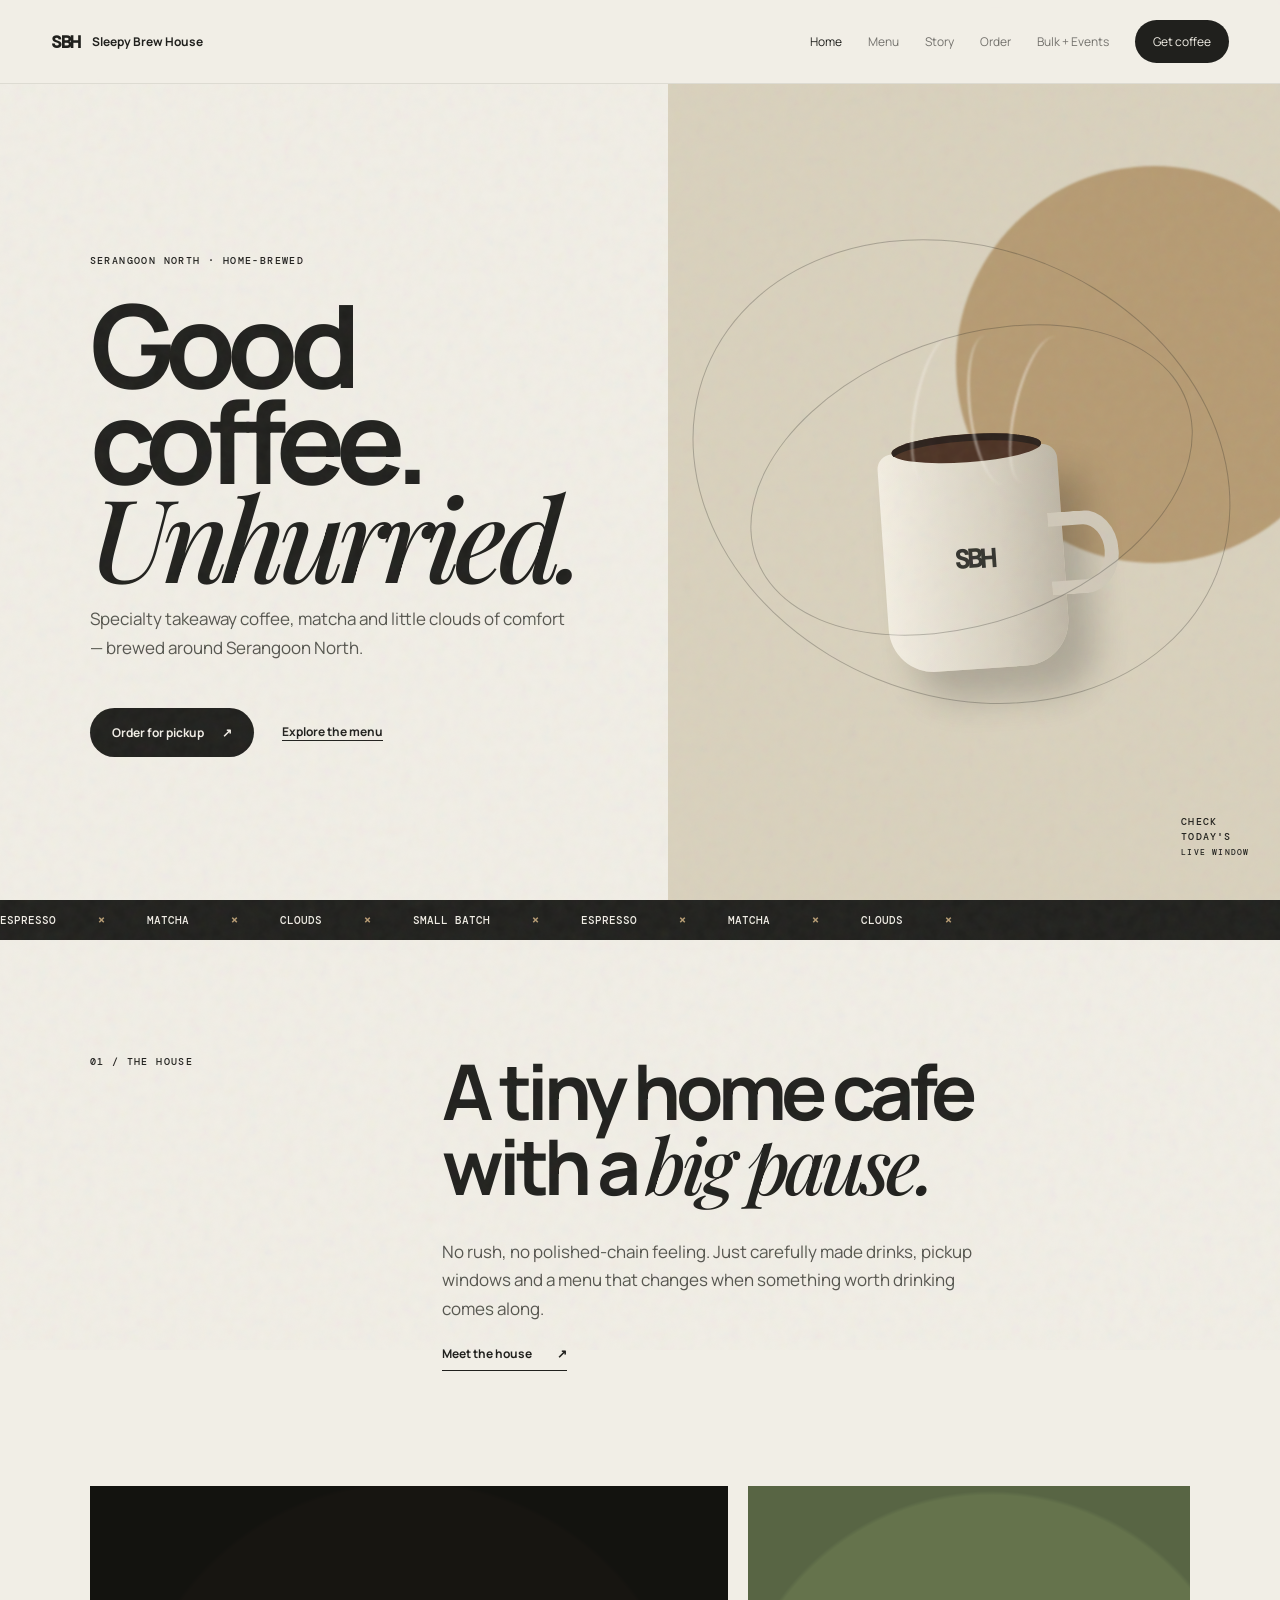
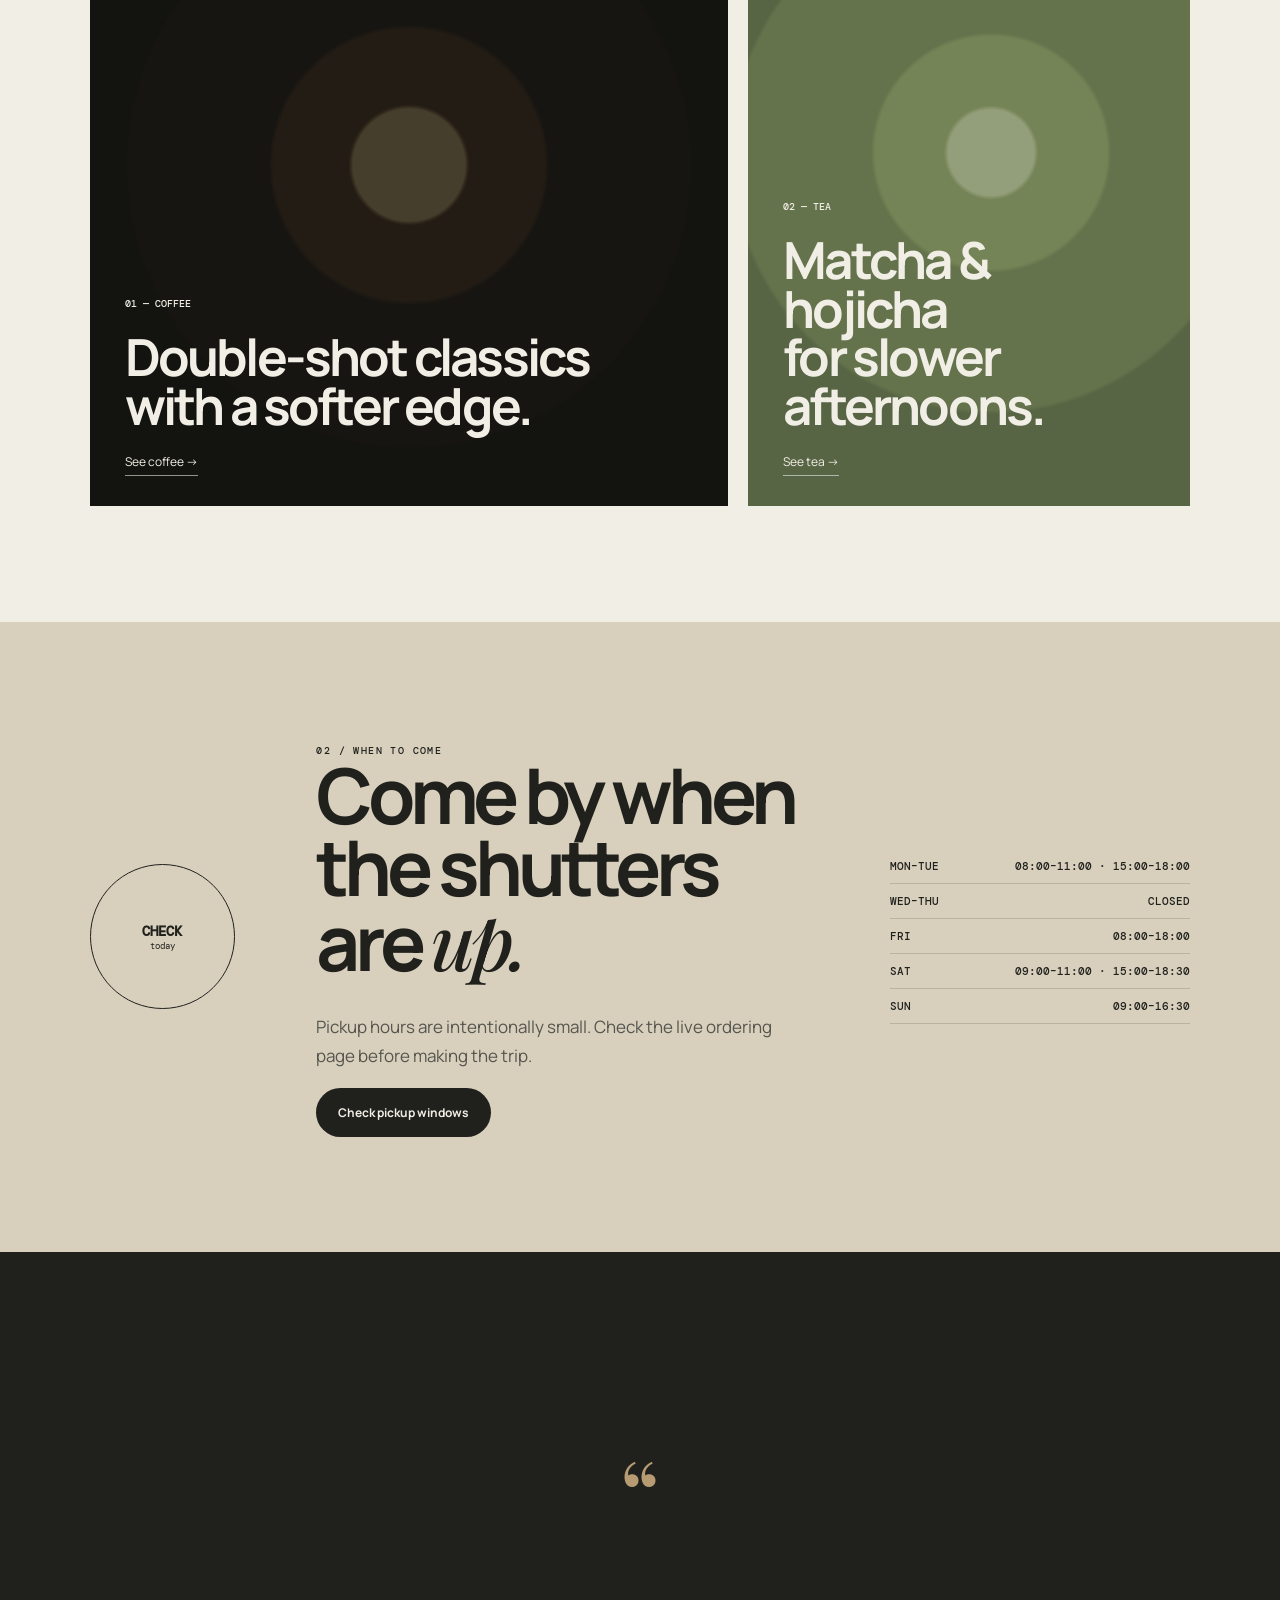
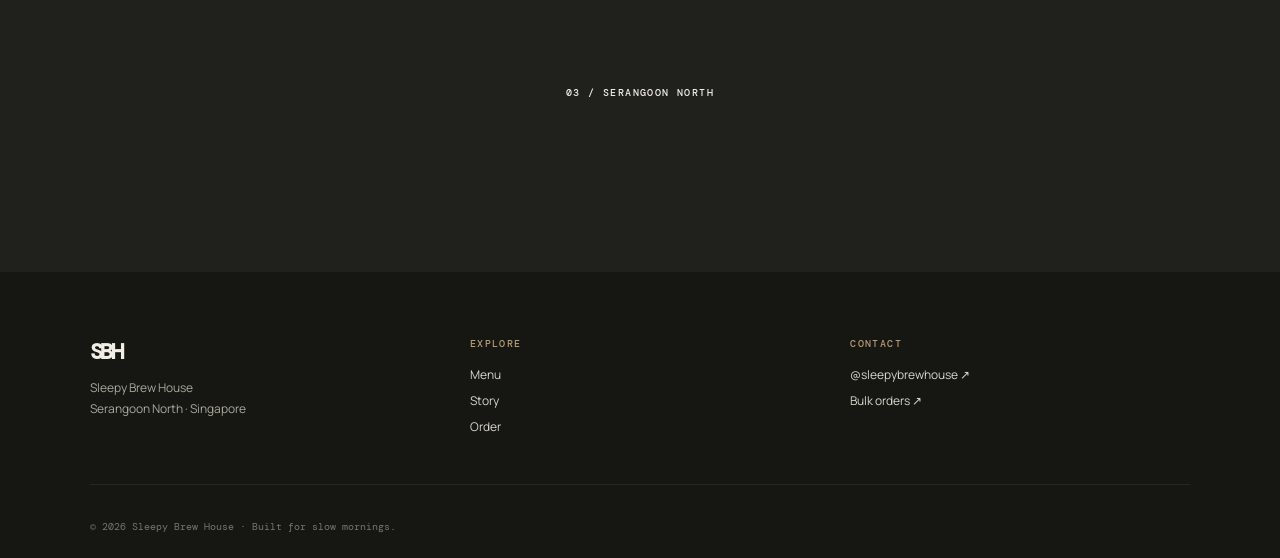
<file: index.html>
<!doctype html>
<html lang="en"><head><meta charset="utf-8"><meta name="viewport" content="width=device-width,initial-scale=1"><meta name="description" content="Sleepy Brew House — specialty coffee and matcha in Serangoon North."><title>Sleepy Brew House — Slow coffee, sharp mornings.</title><link rel="preconnect" href="https://fonts.googleapis.com"><link rel="preconnect" href="https://fonts.gstatic.com" crossorigin><link href="https://fonts.googleapis.com/css2?family=DM+Mono:wght@400;500&family=Manrope:wght@400;500;600;700;800&family=Playfair+Display:wght@500;600&display=swap" rel="stylesheet"><link rel="stylesheet" href="css/style.css"></head>
<body><div class="loader"><div class="loader-mark">SBH</div><span>brewing the quiet</span></div><div class="grain"></div><header class="nav"><a class="brand" href="index.html"><b>SBH</b><span>Sleepy Brew House</span></a><button class="menu-toggle" aria-label="Open menu">☰</button><nav><a class="active" href="index.html">Home</a><a href="menu.html">Menu</a><a href="story.html">Story</a><a href="order.html">Order</a><a href="bulk.html">Bulk + Events</a><a class="nav-cta" href="order.html">Get coffee</a></nav></header>
<main>
<section class="hero"><div class="hero-copy"><p class="eyebrow reveal">SERANGOON NORTH · HOME-BREWED</p><h1 class="reveal">Good coffee.<br><em>Unhurried.</em></h1><p class="hero-text reveal">Specialty takeaway coffee, matcha and little clouds of comfort — brewed around Serangoon North.</p><div class="hero-actions reveal"><a class="btn btn-dark" href="order.html">Order for pickup <span>↗</span></a><a class="text-link" href="menu.html">Explore the menu</a></div></div><div class="hero-art"><div class="sun"></div><div class="cup-scene"><div class="cup-shadow"></div><div class="cup"><i></i><span>SBH</span></div><div class="steam s1"></div><div class="steam s2"></div><div class="steam s3"></div></div><div class="orbit o1"></div><div class="orbit o2"></div><div class="hero-note">CHECK<br>TODAY'S<br><small>LIVE WINDOW</small></div></div></section>
<section class="ticker"><div>ESPRESSO <b>×</b> MATCHA <b>×</b> CLOUDS <b>×</b> SMALL BATCH <b>×</b> ESPRESSO <b>×</b> MATCHA <b>×</b> CLOUDS <b>×</b></div></section>
<section class="intro section"><div class="section-kicker">01 / THE HOUSE</div><div><h2 class="reveal">A tiny home cafe<br>with a <em>big pause.</em></h2><p class="lead reveal">No rush, no polished-chain feeling. Just carefully made drinks, pickup windows and a menu that changes when something worth drinking comes along.</p><a class="arrow-link reveal" href="story.html">Meet the house <span>↗</span></a></div></section>
<section class="feature-grid section"><article class="feature coffee reveal"><div class="feature-img"></div><div class="feature-content"><span>01 — COFFEE</span><h3>Double-shot classics<br>with a softer edge.</h3><a href="menu.html#coffee">See coffee →</a></div></article><article class="feature matcha reveal"><div class="feature-img"></div><div class="feature-content"><span>02 — TEA</span><h3>Matcha & hojicha<br>for slower afternoons.</h3><a href="menu.html#tea">See tea →</a></div></article></section>
<section class="status section"><div class="status-ring">CHECK<br><small>today</small></div><div><span class="section-kicker">02 / WHEN TO COME</span><h2 class="reveal">Come by when<br>the shutters are <em>up.</em></h2><p class="lead reveal">Pickup hours are intentionally small. Check the live ordering page before making the trip.</p><a class="btn btn-dark reveal" href="order.html">Check pickup windows</a></div><div class="hours"><p>MON–TUE <b>08:00–11:00 · 15:00–18:00</b></p><p>WED–THU <b>CLOSED</b></p><p>FRI <b>08:00–18:00</b></p><p>SAT <b>09:00–11:00 · 15:00–18:30</b></p><p>SUN <b>09:00–16:30</b></p></div></section>
<section class="quote section"><div class="quote-mark">“</div><blockquote class="reveal">The kind of coffee you<br>make a <em>habit</em> of.</blockquote><span class="section-kicker">03 / SERANGOON NORTH</span></section>
</main><footer><div><b>SBH</b><p>Sleepy Brew House<br>Serangoon North · Singapore</p></div><div><span>EXPLORE</span><a href="menu.html">Menu</a><a href="story.html">Story</a><a href="order.html">Order</a></div><div><span>CONTACT</span><a href="https://www.instagram.com/sleepybrewhouse/" target="_blank" rel="noreferrer">@sleepybrewhouse ↗</a><a href="bulk.html">Bulk orders ↗</a></div><small>© 2026 Sleepy Brew House · Built for slow mornings.</small></footer><script src="js/app.js"></script></body></html>
</file>
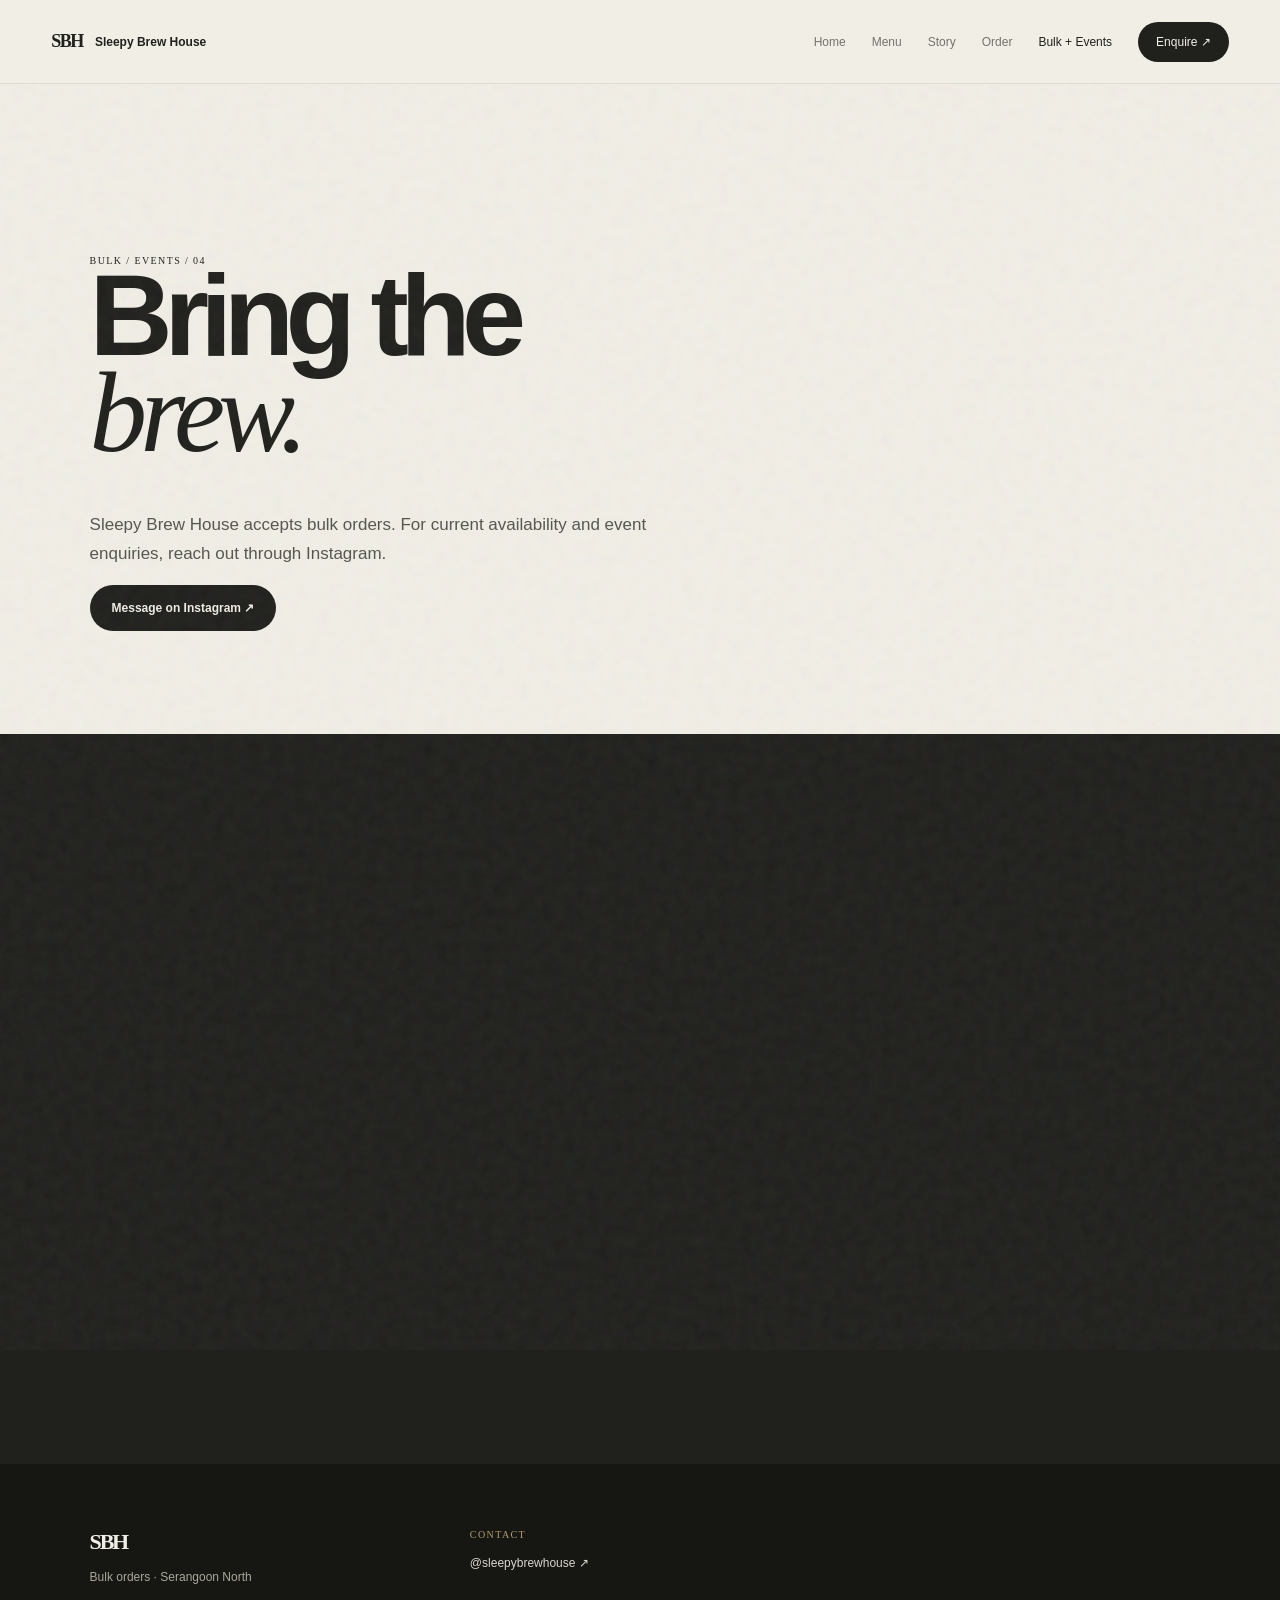
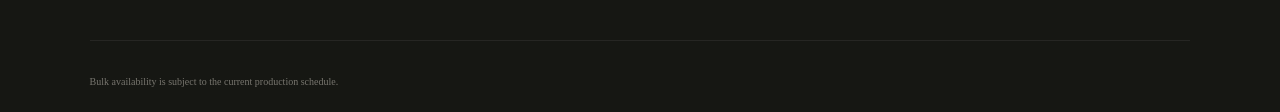
<file: bulk.html>
<!doctype html><html lang="en"><head><meta charset="utf-8"><meta name="viewport" content="width=device-width,initial-scale=1"><title>Bulk + Events — Sleepy Brew House</title><link rel="stylesheet" href="css/style.css"></head><body class="subpage"><div class="grain"></div><header class="nav"><a class="brand" href="index.html"><b>SBH</b><span>Sleepy Brew House</span></a><button class="menu-toggle">☰</button><nav><a href="index.html">Home</a><a href="menu.html">Menu</a><a href="story.html">Story</a><a href="order.html">Order</a><a class="active" href="bulk.html">Bulk + Events</a><a class="nav-cta" href="https://www.instagram.com/sleepybrewhouse/" target="_blank">Enquire ↗</a></nav></header><main><section class="page-hero"><span class="section-kicker">BULK / EVENTS / 04</span><h1 class="reveal">Bring the<br><em>brew.</em></h1><p class="lead reveal">Sleepy Brew House accepts bulk orders. For current availability and event enquiries, reach out through Instagram.</p><a class="btn btn-dark reveal" href="https://www.instagram.com/sleepybrewhouse/" target="_blank">Message on Instagram ↗</a></section><section class="event-grid section"><article class="reveal"><span>OFFICE</span><h2>Morning<br>drop.</h2><p>Coffee and tea for small team mornings, meetings and desk-side resets.</p></article><article class="reveal"><span>EVENTS</span><h2>Small<br>gatherings.</h2><p>Build a simple drinks run for a gathering. Availability depends on the current production schedule.</p></article><article class="reveal"><span>COLLAB</span><h2>Good<br>neighbours.</h2><p>Occasional bake collaborations and seasonal drops can be paired with your order.</p></article></section></main><footer><div><b>SBH</b><p>Bulk orders · Serangoon North</p></div><div><span>CONTACT</span><a href="https://www.instagram.com/sleepybrewhouse/" target="_blank">@sleepybrewhouse ↗</a></div><small>Bulk availability is subject to the current production schedule.</small></footer><script src="js/app.js"></script></body></html>
</file>
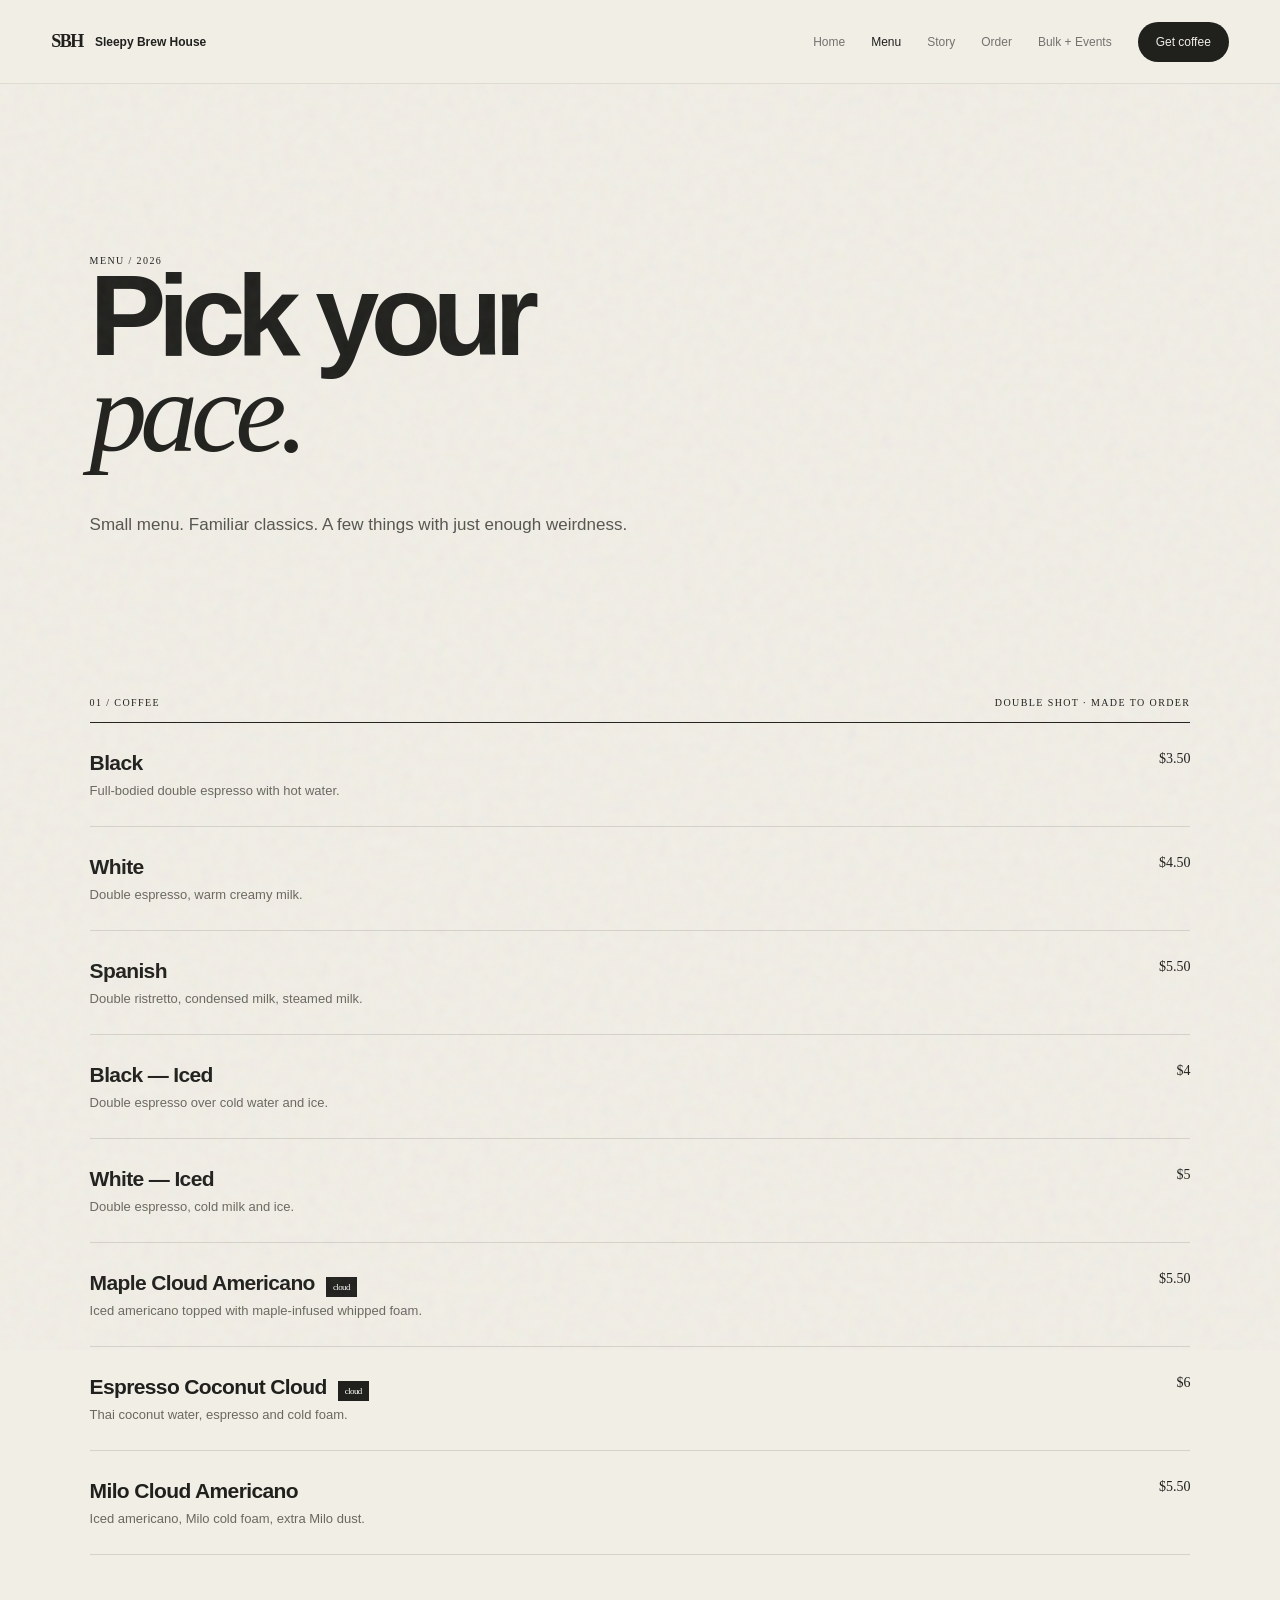
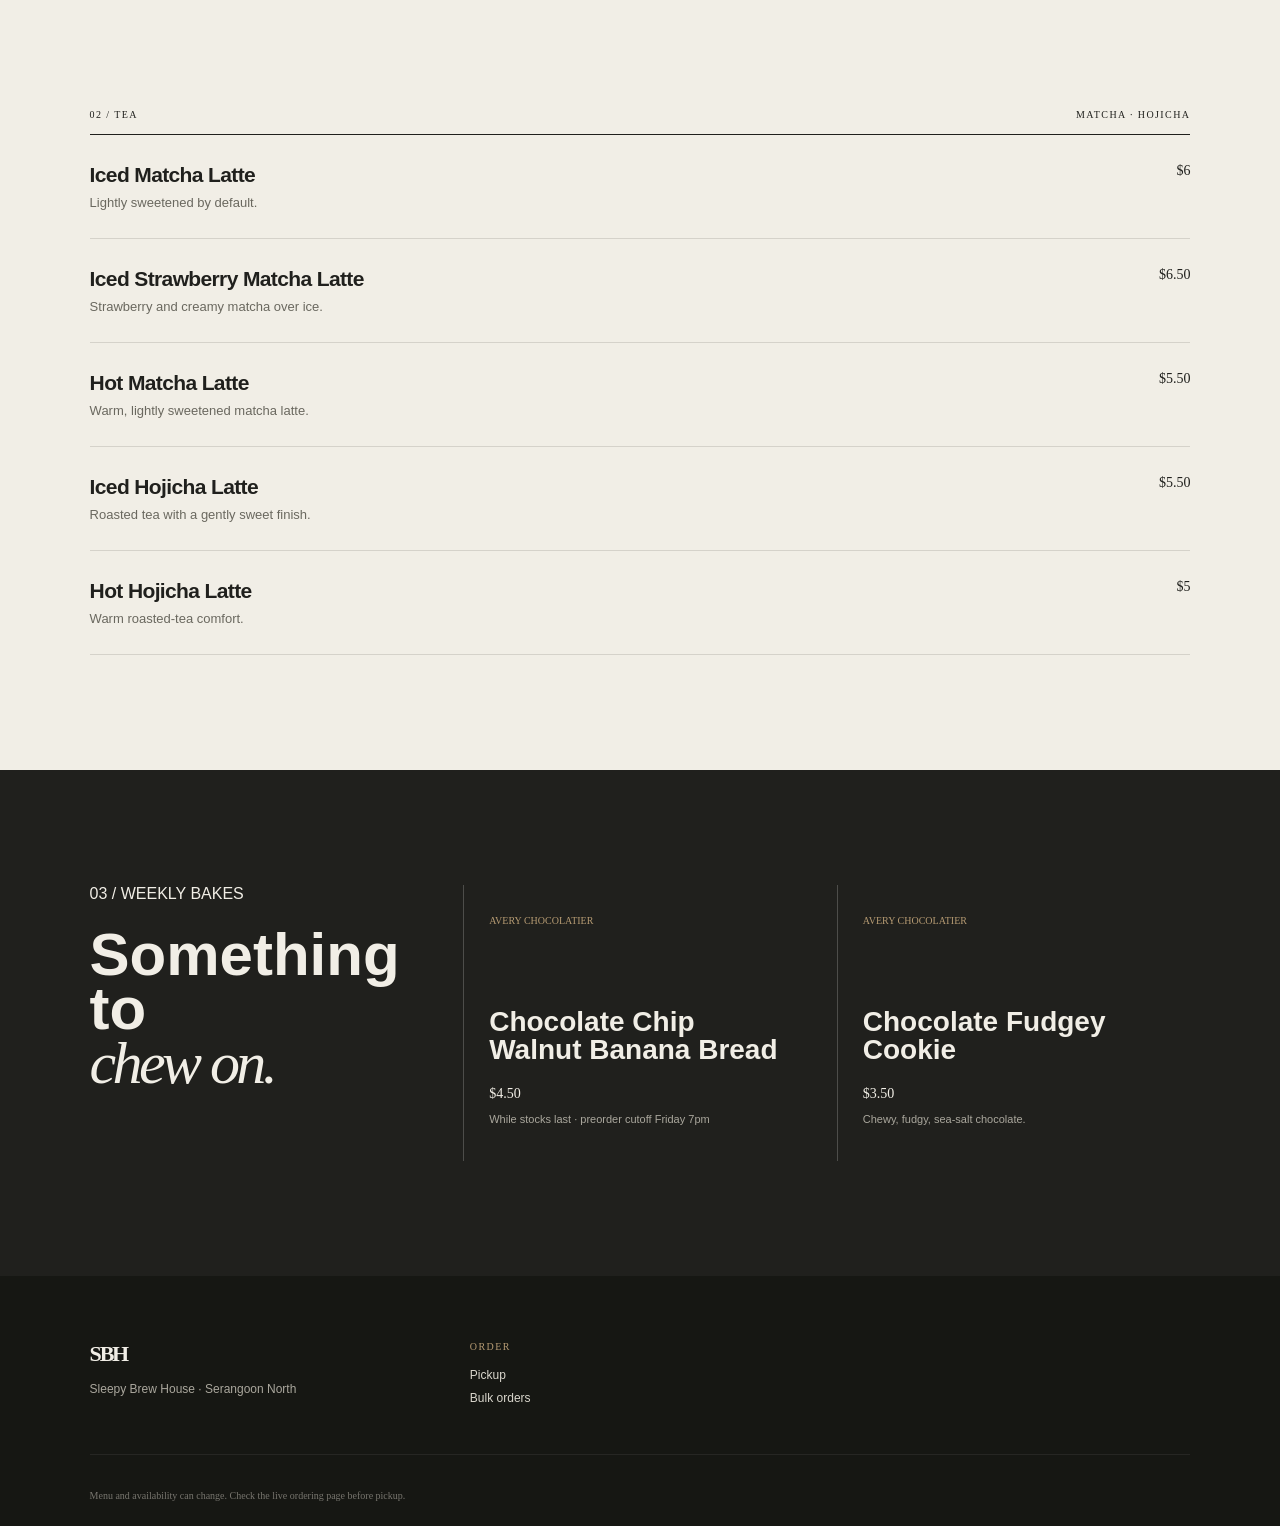
<file: menu.html>
<!doctype html><html lang="en"><head><meta charset="utf-8"><meta name="viewport" content="width=device-width,initial-scale=1"><title>Menu — Sleepy Brew House</title><link rel="stylesheet" href="css/style.css"></head><body class="subpage"><div class="grain"></div><header class="nav"><a class="brand" href="index.html"><b>SBH</b><span>Sleepy Brew House</span></a><button class="menu-toggle">☰</button><nav><a href="index.html">Home</a><a class="active" href="menu.html">Menu</a><a href="story.html">Story</a><a href="order.html">Order</a><a href="bulk.html">Bulk + Events</a><a class="nav-cta" href="order.html">Get coffee</a></nav></header><main><section class="page-hero"><span class="section-kicker">MENU / 2026</span><h1 class="reveal">Pick your<br><em>pace.</em></h1><p class="lead reveal">Small menu. Familiar classics. A few things with just enough weirdness.</p></section><div class="menu-wrap section" id="coffee"><div class="menu-head"><span>01 / COFFEE</span><small>DOUBLE SHOT · MADE TO ORDER</small></div><div class="items"><article><div><h3>Black</h3><p>Full-bodied double espresso with hot water.</p></div><strong>$3.50</strong></article><article><div><h3>White</h3><p>Double espresso, warm creamy milk.</p></div><strong>$4.50</strong></article><article><div><h3>Spanish</h3><p>Double ristretto, condensed milk, steamed milk.</p></div><strong>$5.50</strong></article><article><div><h3>Black — Iced</h3><p>Double espresso over cold water and ice.</p></div><strong>$4</strong></article><article><div><h3>White — Iced</h3><p>Double espresso, cold milk and ice.</p></div><strong>$5</strong></article><article class="special"><div><h3>Maple Cloud Americano <i>cloud</i></h3><p>Iced americano topped with maple-infused whipped foam.</p></div><strong>$5.50</strong></article><article class="special"><div><h3>Espresso Coconut Cloud <i>cloud</i></h3><p>Thai coconut water, espresso and cold foam.</p></div><strong>$6</strong></article><article><div><h3>Milo Cloud Americano</h3><p>Iced americano, Milo cold foam, extra Milo dust.</p></div><strong>$5.50</strong></article></div></div><div class="menu-wrap section" id="tea"><div class="menu-head"><span>02 / TEA</span><small>MATCHA · HOJICHA</small></div><div class="items"><article><div><h3>Iced Matcha Latte</h3><p>Lightly sweetened by default.</p></div><strong>$6</strong></article><article><div><h3>Iced Strawberry Matcha Latte</h3><p>Strawberry and creamy matcha over ice.</p></div><strong>$6.50</strong></article><article><div><h3>Hot Matcha Latte</h3><p>Warm, lightly sweetened matcha latte.</p></div><strong>$5.50</strong></article><article><div><h3>Iced Hojicha Latte</h3><p>Roasted tea with a gently sweet finish.</p></div><strong>$5.50</strong></article><article><div><h3>Hot Hojicha Latte</h3><p>Warm roasted-tea comfort.</p></div><strong>$5</strong></article></div></div><div class="bakes section"><div><span>03 / WEEKLY BAKES</span><h2>Something to<br><em>chew on.</em></h2></div><div class="bake-card"><span>AVERY CHOCOLATIER</span><h3>Chocolate Chip Walnut Banana Bread</h3><strong>$4.50</strong><p>While stocks last · preorder cutoff Friday 7pm</p></div><div class="bake-card"><span>AVERY CHOCOLATIER</span><h3>Chocolate Fudgey Cookie</h3><strong>$3.50</strong><p>Chewy, fudgy, sea-salt chocolate.</p></div></div></main><footer> <div><b>SBH</b><p>Sleepy Brew House · Serangoon North</p></div><div><span>ORDER</span><a href="order.html">Pickup</a><a href="bulk.html">Bulk orders</a></div><small>Menu and availability can change. Check the live ordering page before pickup.</small></footer><script src="js/app.js"></script></body></html>
</file>
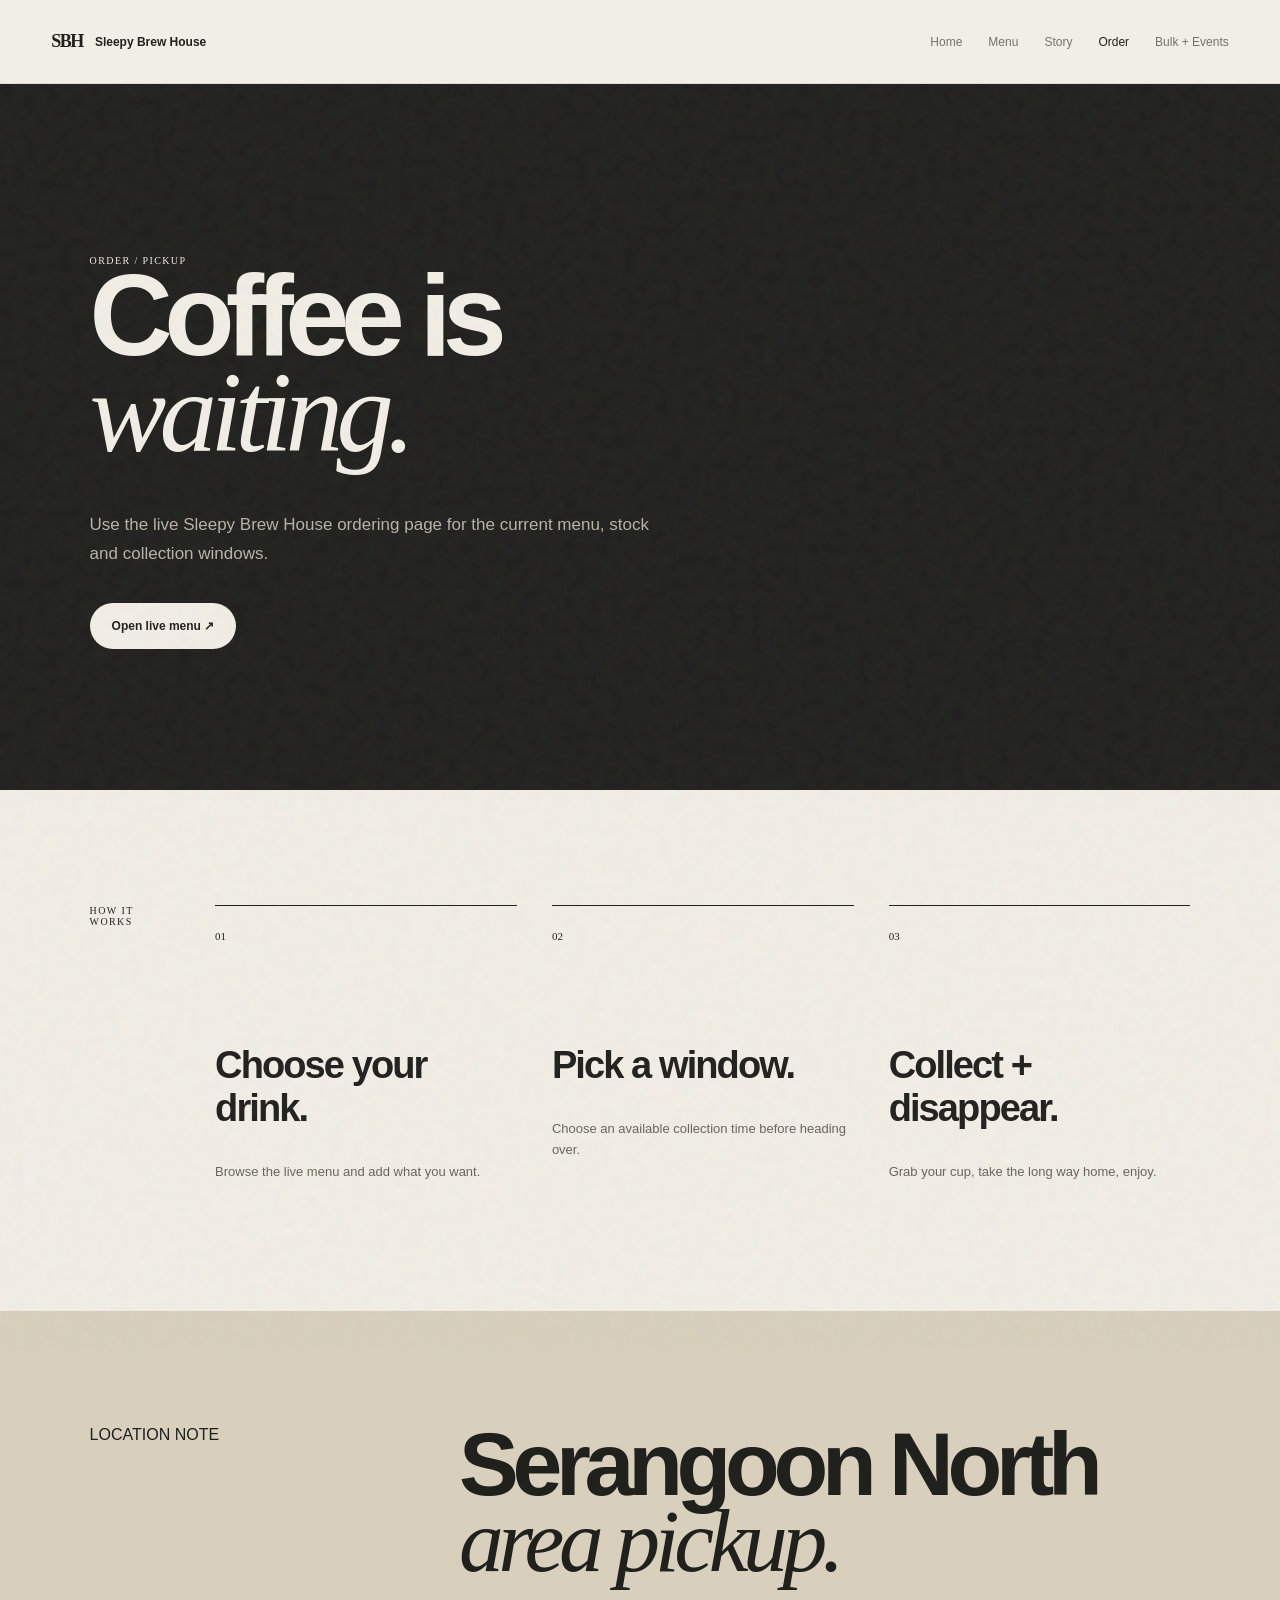
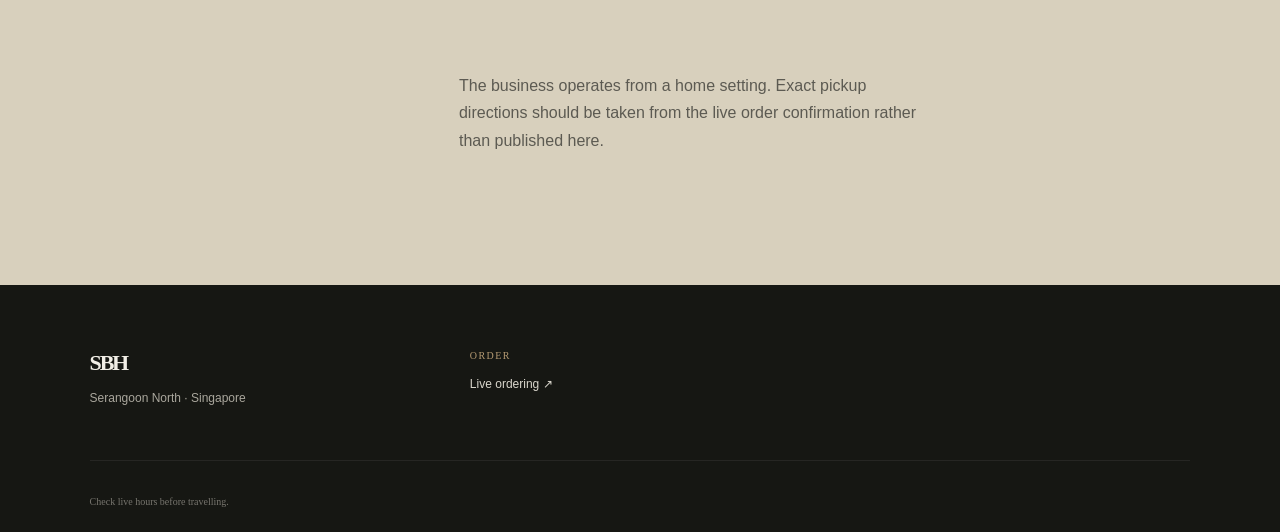
<file: order.html>
<!doctype html><html lang="en"><head><meta charset="utf-8"><meta name="viewport" content="width=device-width,initial-scale=1"><title>Order — Sleepy Brew House</title><link rel="stylesheet" href="css/style.css"></head><body class="subpage order-page"><div class="grain"></div><header class="nav"><a class="brand" href="index.html"><b>SBH</b><span>Sleepy Brew House</span></a><button class="menu-toggle">☰</button><nav><a href="index.html">Home</a><a href="menu.html">Menu</a><a href="story.html">Story</a><a class="active" href="order.html">Order</a><a href="bulk.html">Bulk + Events</a></nav></header><main><section class="order-hero"><span class="section-kicker">ORDER / PICKUP</span><h1 class="reveal">Coffee is<br><em>waiting.</em></h1><p class="lead reveal">Use the live Sleepy Brew House ordering page for the current menu, stock and collection windows.</p><a class="btn btn-light reveal" href="https://tabaous.com/sleepybrewhouse" target="_blank" rel="noreferrer">Open live menu ↗</a></section><section class="steps section"><div class="section-kicker">HOW IT WORKS</div><div class="step reveal"><b>01</b><h2>Choose your drink.</h2><p>Browse the live menu and add what you want.</p></div><div class="step reveal"><b>02</b><h2>Pick a window.</h2><p>Choose an available collection time before heading over.</p></div><div class="step reveal"><b>03</b><h2>Collect + disappear.</h2><p>Grab your cup, take the long way home, enjoy.</p></div></section><section class="notice section"><span>LOCATION NOTE</span><h2>Serangoon North<br><em>area pickup.</em></h2><p>The business operates from a home setting. Exact pickup directions should be taken from the live order confirmation rather than published here.</p></section></main><footer><div><b>SBH</b><p>Serangoon North · Singapore</p></div><div><span>ORDER</span><a href="https://tabaous.com/sleepybrewhouse" target="_blank">Live ordering ↗</a></div><small>Check live hours before travelling.</small></footer><script src="js/app.js"></script></body></html>
</file>
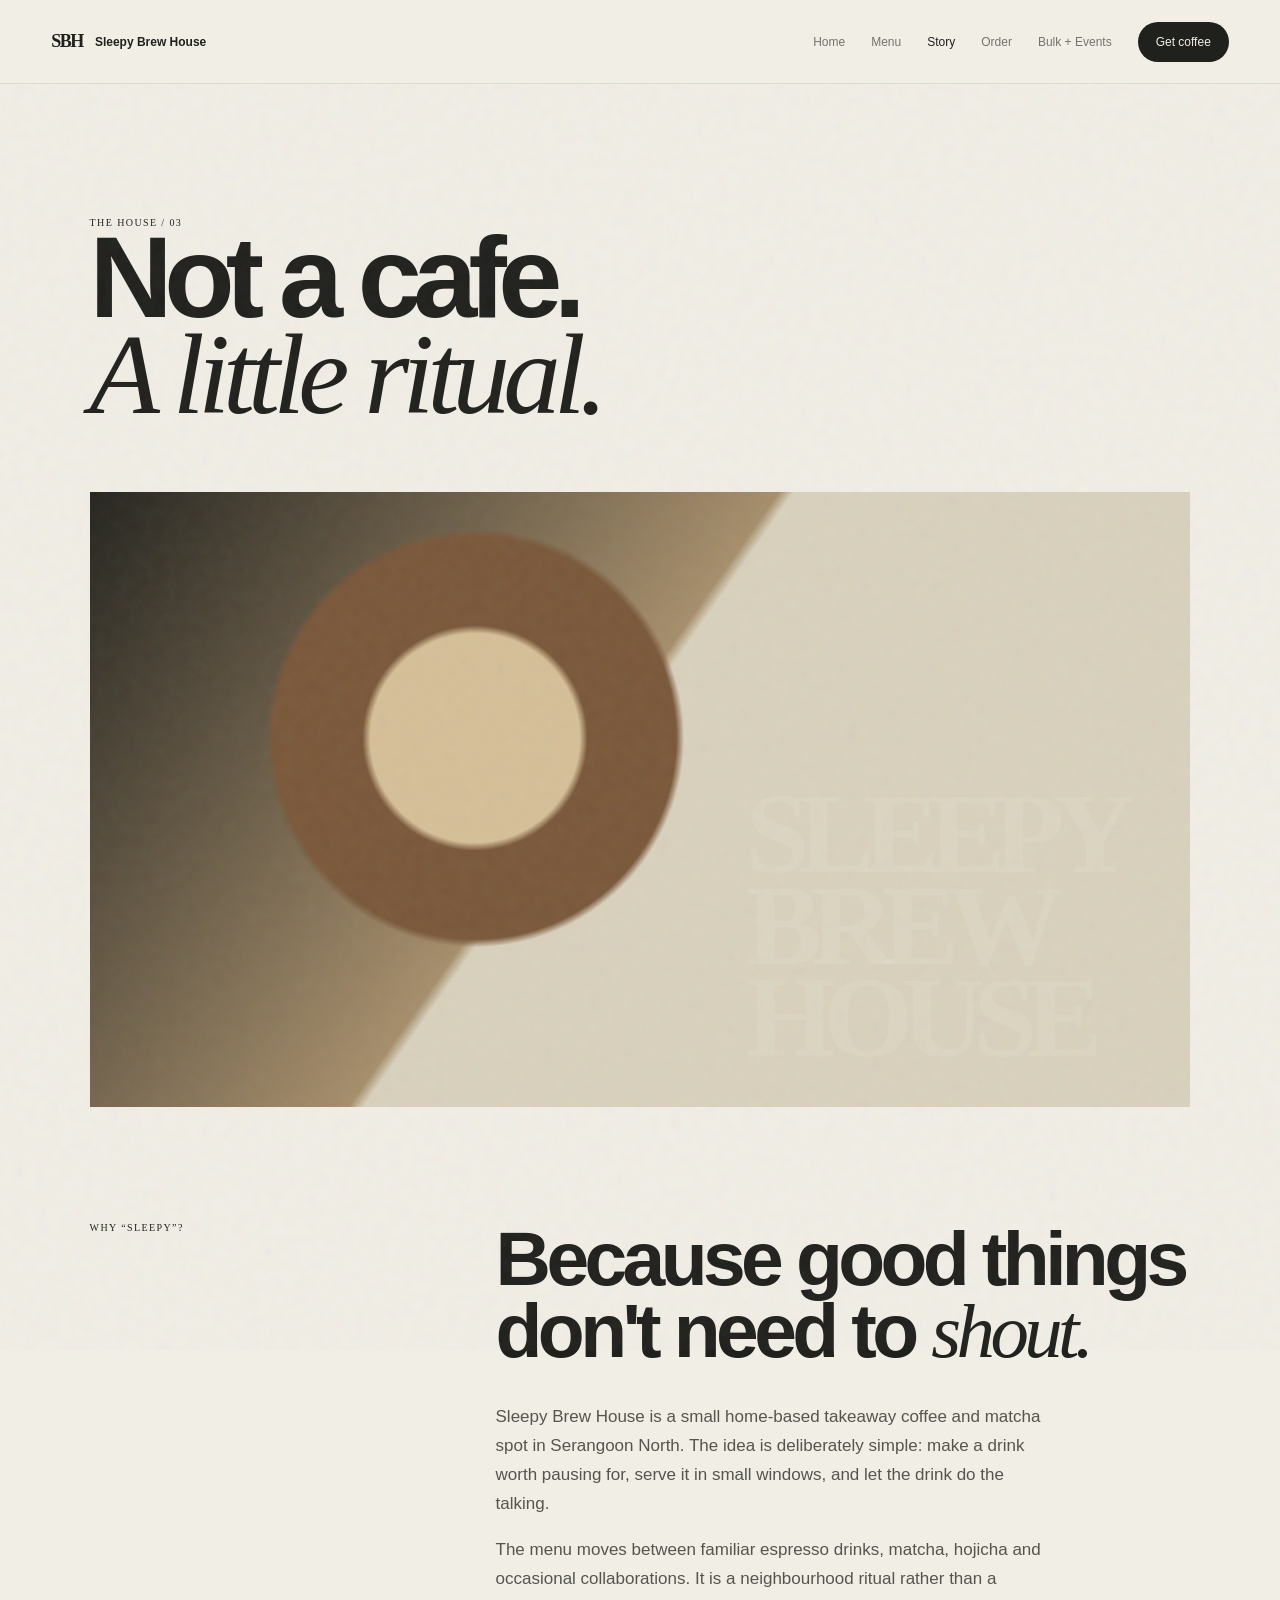
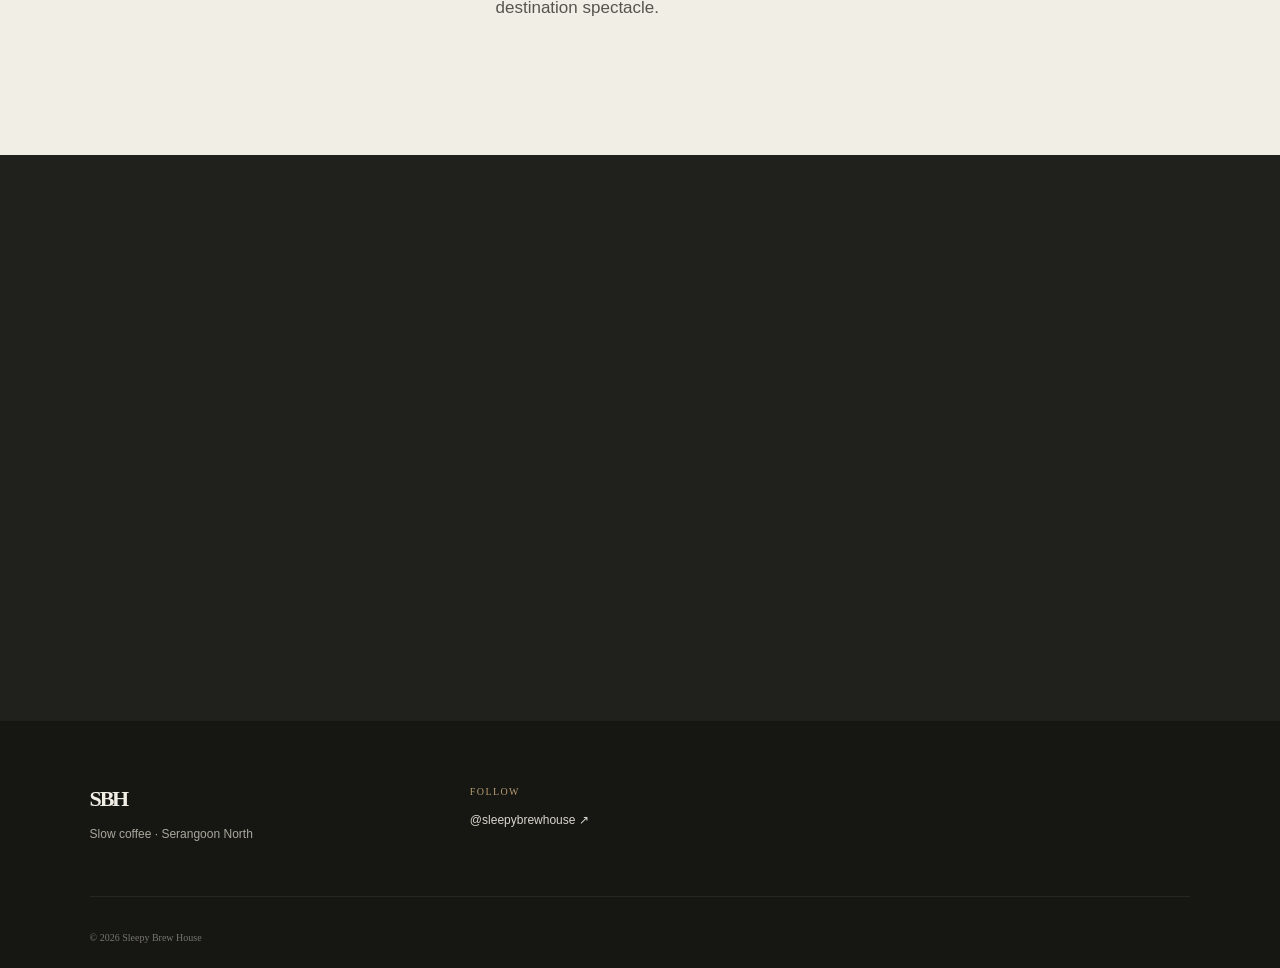
<file: story.html>
<!doctype html><html lang="en"><head><meta charset="utf-8"><meta name="viewport" content="width=device-width,initial-scale=1"><title>Our Story — Sleepy Brew House</title><link rel="stylesheet" href="css/style.css"></head><body class="subpage"><div class="grain"></div><header class="nav"><a class="brand" href="index.html"><b>SBH</b><span>Sleepy Brew House</span></a><button class="menu-toggle">☰</button><nav><a href="index.html">Home</a><a href="menu.html">Menu</a><a class="active" href="story.html">Story</a><a href="order.html">Order</a><a href="bulk.html">Bulk + Events</a><a class="nav-cta" href="order.html">Get coffee</a></nav></header><main><section class="story-hero"><span class="section-kicker">THE HOUSE / 03</span><h1 class="reveal">Not a cafe.<br><em>A little ritual.</em></h1><div class="story-image"></div></section><section class="story-copy section"><span class="section-kicker">WHY “SLEEPY”?</span><div><h2 class="reveal">Because good things<br>don't need to <em>shout.</em></h2><p class="lead reveal">Sleepy Brew House is a small home-based takeaway coffee and matcha spot in Serangoon North. The idea is deliberately simple: make a drink worth pausing for, serve it in small windows, and let the drink do the talking.</p><p class="lead reveal">The menu moves between familiar espresso drinks, matcha, hojicha and occasional collaborations. It is a neighbourhood ritual rather than a destination spectacle.</p></div></section><section class="principles section"><article class="reveal"><b>01</b><h3>MAKE IT WELL</h3><p>Double-shot coffee, balanced milk drinks and carefully built clouds.</p></article><article class="reveal"><b>02</b><h3>KEEP IT SMALL</h3><p>Short pickup windows keep the home operation human and manageable.</p></article><article class="reveal"><b>03</b><h3>LEAVE ROOM</h3><p>For seasonal drinks, bake collaborations and whatever sounds good next.</p></article></section></main><footer><div><b>SBH</b><p>Slow coffee · Serangoon North</p></div><div><span>FOLLOW</span><a href="https://www.instagram.com/sleepybrewhouse/" target="_blank">@sleepybrewhouse ↗</a></div><small>© 2026 Sleepy Brew House</small></footer><script src="js/app.js"></script></body></html>
</file>
<file: css/style.css>
*{box-sizing:border-box}html{scroll-behavior:smooth}body{margin:0;background:#f1eee6;color:#20201d;font-family:Manrope,Arial,sans-serif;overflow-x:hidden}.grain{position:fixed;inset:-50%;pointer-events:none;z-index:20;opacity:.055;background-image:url("data:image/svg+xml,%3Csvg viewBox='0 0 180 180' xmlns='http://www.w3.org/2000/svg'%3E%3Cfilter id='n'%3E%3CfeTurbulence type='fractalNoise' baseFrequency='.85' numOctaves='4' stitchTiles='stitch'/%3E%3C/filter%3E%3Crect width='100%25' height='100%25' filter='url(%23n)'/%3E%3C/svg%3E");animation:grain .22s steps(2) infinite}@keyframes grain{0%{transform:translate(0,0)}25%{transform:translate(2%,-1%)}50%{transform:translate(-1%,2%)}75%{transform:translate(1%,1%)}100%{transform:translate(-2%,-1%)}}a{color:inherit;text-decoration:none}.loader{position:fixed;inset:0;background:#1e1f1b;color:#f1eee6;z-index:100;display:grid;place-items:center;align-content:center;gap:14px;transition:opacity .8s,visibility .8s}.loader.hide{opacity:0;visibility:hidden}.loader-mark{font:600 48px/1 'Playfair Display';letter-spacing:-.08em}.loader span,.section-kicker,.eyebrow,footer span,.menu-head, .event-grid span{font:500 10px 'DM Mono';letter-spacing:.14em}.nav{height:84px;padding:0 4vw;display:flex;align-items:center;justify-content:space-between;border-bottom:1px solid #20201d18;position:relative;z-index:30;background:#f1eee6e8;backdrop-filter:blur(16px)}.brand{display:flex;align-items:center;gap:12px}.brand b{font:700 18px 'DM Mono';letter-spacing:-.08em}.brand span{font-size:12px;font-weight:700}.nav nav{display:flex;align-items:center;gap:26px;font-size:12px}.nav nav a{opacity:.6;transition:.3s}.nav nav a:hover,.nav nav .active{opacity:1}.nav .nav-cta{background:#20201d;color:#f1eee6;padding:13px 18px;border-radius:100px;opacity:1}.menu-toggle{display:none;border:0;background:none;font-size:20px}.hero{min-height:calc(100vh - 84px);display:grid;grid-template-columns:1fr 1fr;overflow:hidden}.hero-copy{padding:12vh 7vw 9vh;display:flex;flex-direction:column;justify-content:center}.eyebrow{margin:0 0 30px}.hero h1,.page-hero h1,.story-hero h1,.order-hero h1{font-size:clamp(64px,9vw,145px);line-height:.83;letter-spacing:-.075em;margin:0;font-weight:700}.hero h1 em,.page-hero h1 em,.story-hero h1 em,.order-hero h1 em,h2 em{font-family:'Playfair Display';font-weight:500;letter-spacing:-.06em}.hero-text,.lead{max-width:560px;font-size:17px;line-height:1.7;color:#55554e}.hero-actions{display:flex;align-items:center;gap:28px;margin-top:28px}.btn{display:inline-flex;gap:18px;align-items:center;padding:16px 22px;border-radius:100px;font-size:12px;font-weight:700;transition:.3s;position:relative;overflow:hidden}.btn-dark{background:#20201d;color:#f1eee6}.btn-light{background:#f1eee6;color:#20201d}.btn:hover{transform:translateY(-3px);box-shadow:0 15px 35px #0002}.text-link,.arrow-link{font-size:12px;font-weight:700;border-bottom:1px solid}.hero-art{position:relative;background:#d9d1bd;min-height:650px;overflow:hidden}.sun{position:absolute;width:65%;aspect-ratio:1;border-radius:50%;background:#b69b73;top:10%;right:-12%;filter:blur(1px)}.cup-scene{position:absolute;inset:20% 12%;display:grid;place-items:center}.cup{width:180px;height:220px;border-radius:15px 15px 45px 45px;background:linear-gradient(90deg,#f3eee2,#d7d0c0 65%,#bdb5a5);box-shadow:25px 30px 35px #0003;display:grid;place-items:center;position:relative;transform:rotate(-4deg)}.cup:after{content:'';position:absolute;width:55px;height:55px;border:14px solid #d0c8b8;border-left:0;border-radius:0 50% 50% 0;right:-55px}.cup span{font:700 26px 'DM Mono';letter-spacing:-.12em;color:#35352f}.cup i{position:absolute;top:-15px;left:15px;right:15px;height:28px;background:#4d3325;border-radius:50%;box-shadow:inset 0 7px #2c211b}.steam{position:absolute;width:50px;height:150px;border-left:2px solid #f6f2e9aa;border-radius:50%;filter:blur(1px);top:18%;animation:steam 4s ease-in-out infinite}.s1{transform:translateX(-35px) rotate(10deg)}.s2{transform:translateX(20px) rotate(-7deg);animation-delay:1s}.s3{transform:translateX(65px) rotate(13deg);animation-delay:2s}@keyframes steam{50%{transform:translateY(-35px) scaleX(1.25);opacity:.25}}.orbit{position:absolute;border:1px solid #20201d44;border-radius:50%;transform:rotate(-20deg)}.o1{width:75%;height:35%;top:31%;left:12%}.o2{width:90%;height:55%;top:20%;left:3%;transform:rotate(22deg)}.hero-note{position:absolute;right:5%;bottom:5%;font:500 10px/1.5 'DM Mono';letter-spacing:.12em}.ticker{background:#20201d;color:#f1eee6;overflow:hidden;padding:13px 0;white-space:nowrap;font:500 11px 'DM Mono'}.ticker div{animation:marquee 22s linear infinite}.ticker b{margin:0 35px;color:#b69b73}@keyframes marquee{to{transform:translateX(-50%)}}.section{padding:9vw 7vw}.intro{display:grid;grid-template-columns:.3fr 1fr;gap:10vw}.intro h2,.status h2,.quote blockquote{font-size:clamp(45px,6vw,88px);line-height:.94;letter-spacing:-.065em;margin:0 0 35px}.arrow-link{display:inline-flex;gap:25px;padding-bottom:8px}.feature-grid{display:grid;grid-template-columns:1.3fr .9fr;gap:20px;padding-top:0}.feature{min-height:620px;position:relative;overflow:hidden;color:#f1eee6;background:#262621}.feature.matcha{background:#778064}.feature-img{position:absolute;inset:0;opacity:.75;transition:1s;mix-blend-mode:soft-light}.coffee .feature-img{background:radial-gradient(circle at 50% 45%,#d8c4a3 0 12%,#704c32 13% 29%,#31261f 30% 60%,#191915 61%)}.matcha .feature-img{background:radial-gradient(circle at 55% 43%,#d7dfbd 0 10%,#798d57 11% 27%,#4e5d3c 28% 60%,#2c3727 61%)}.feature:hover .feature-img{transform:scale(1.08)}.feature-content{position:absolute;left:35px;bottom:35px;right:35px}.feature-content span{font:500 10px 'DM Mono'}.feature h3{font-size:clamp(30px,4vw,60px);line-height:.95;letter-spacing:-.055em;margin:20px 0}.feature a{font-size:12px;border-bottom:1px solid #fff8;padding-bottom:5px}.status{background:#d8d0bd;display:grid;grid-template-columns:150px 1fr 300px;gap:6vw;align-items:center}.status-ring{border:1px solid #20201d;border-radius:50%;width:145px;height:145px;display:grid;place-content:center;text-align:center;font:700 14px 'DM Mono'}.status-ring small{font-size:9px;font-weight:400}.hours{font:500 11px 'DM Mono';line-height:2}.hours p{display:flex;justify-content:space-between;border-bottom:1px solid #20201d2a;padding:6px 0;margin:0}.hours b{font-weight:500}.quote{text-align:center;background:#20201d;color:#f1eee6;min-height:620px;display:flex;flex-direction:column;justify-content:center;align-items:center}.quote-mark{font:100px 'Playfair Display';color:#b69b73;height:70px}.quote blockquote{margin:0 0 45px}.quote em{color:#b69b73}.page-hero{padding:13vw 7vw 8vw;max-width:1200px}.page-hero .lead{margin-top:50px}.menu-wrap{padding-top:3vw}.menu-head{display:flex;justify-content:space-between;border-bottom:1px solid #20201d;padding-bottom:14px}.menu-head small{font:10px 'DM Mono'}.items article{display:flex;justify-content:space-between;gap:30px;padding:28px 0;border-bottom:1px solid #20201d22;transition:.3s}.items article:hover{padding-left:15px;background:#ebe6da}.items h3{font-size:21px;margin:0 0 8px;letter-spacing:-.03em}.items p{margin:0;color:#6a685f;font-size:13px}.items strong{font:500 14px 'DM Mono';white-space:nowrap}.items i{font:9px 'DM Mono';font-style:normal;background:#20201d;color:#fff;padding:5px 7px;margin-left:6px}.bakes{display:grid;grid-template-columns:1fr 1fr 1fr;gap:20px;background:#20201d;color:#f1eee6}.bakes h2{font-size:60px;line-height:.9;margin:25px 0}.bake-card{border-left:1px solid #fff3;padding:25px}.bake-card span{font:10px 'DM Mono';color:#b69b73}.bake-card h3{font-size:28px;line-height:1;margin:80px 0 20px}.bake-card strong{font:500 14px 'DM Mono'}.bake-card p{font-size:11px;color:#aaa79d}.story-hero{padding:10vw 7vw 0}.story-image{height:48vw;max-height:700px;margin-top:70px;background:radial-gradient(circle at 35% 40%,#d5bf98 0 13%,#7a583a 14% 25%,transparent 26%),linear-gradient(125deg,#25241f,#a68e6b 45%,#d9d1bd 46%);position:relative;overflow:hidden}.story-image:after{content:'SLEEPY\A BREW\A HOUSE';white-space:pre;position:absolute;right:6%;bottom:7%;font:700 9vw/.8 'DM Mono';letter-spacing:-.1em;color:#f1eee622}.story-copy{display:grid;grid-template-columns:.4fr 1fr;gap:10vw}.story-copy h2{font-size:clamp(45px,6vw,82px);line-height:.94;letter-spacing:-.06em;margin:0 0 35px}.principles{display:grid;grid-template-columns:repeat(3,1fr);gap:1px;background:#20201d}.principles article{background:#f1eee6;padding:60px 40px;min-height:330px}.principles b{font:500 12px 'DM Mono'}.principles h3{font:700 20px 'DM Mono';margin-top:100px}.principles p{color:#66645c;line-height:1.6;font-size:13px}.order-hero{background:#20201d;color:#f1eee6;padding:13vw 7vw 11vw}.order-hero .lead{color:#b7b3a8;margin:50px 0 35px}.steps{display:grid;grid-template-columns:.3fr repeat(3,1fr);gap:35px}.step{border-top:1px solid #20201d;padding-top:20px}.step b{font:500 11px 'DM Mono'}.step h2{font-size:38px;letter-spacing:-.05em;margin-top:100px}.step p{color:#66645c;font-size:13px;line-height:1.6}.notice{background:#d8d0bd;display:grid;grid-template-columns:.4fr 1fr;gap:6vw}.notice h2{font-size:clamp(50px,7vw,100px);line-height:.85;letter-spacing:-.07em;margin:0}.notice p{grid-column:2;max-width:480px;line-height:1.7;color:#5c5a52}.event-grid{display:grid;grid-template-columns:repeat(3,1fr);gap:1px;background:#20201d}.event-grid article{background:#f1eee6;padding:45px;min-height:500px}.event-grid h2{font-size:55px;line-height:.85;letter-spacing:-.06em;margin:110px 0 25px}.event-grid p{font-size:13px;color:#66645c;line-height:1.7}footer{background:#161713;color:#f1eee6;padding:65px 7vw 25px;display:grid;grid-template-columns:1fr 1fr 1fr;gap:40px;position:relative}footer b{font:700 22px 'DM Mono';letter-spacing:-.1em}footer p{color:#aaa79d;font-size:12px;line-height:1.7}footer span{display:block;color:#b69b73;margin-bottom:16px}footer a{display:block;font-size:12px;color:#d9d6cc;margin:9px 0}footer>small{grid-column:1/-1;color:#77756e;font:10px 'DM Mono';padding-top:35px;border-top:1px solid #fff1}.reveal{opacity:0;transform:translateY(35px);filter:blur(7px);transition:opacity .9s cubic-bezier(.2,.7,.2,1),transform .9s cubic-bezier(.2,.7,.2,1),filter .9s}.reveal.in{opacity:1;transform:none;filter:none}@media(max-width:800px){.nav{height:72px}.nav nav{display:none;position:absolute;top:72px;left:0;right:0;background:#f1eee6;padding:25px;flex-direction:column;align-items:flex-start;border-bottom:1px solid #20201d22}.nav.open nav{display:flex}.menu-toggle{display:block}.hero{grid-template-columns:1fr}.hero-copy{padding:18vh 7vw 10vh}.hero-art{min-height:480px}.hero h1{font-size:19vw}.intro,.story-copy,.status,.notice,.steps{grid-template-columns:1fr}.feature-grid,.bakes,.principles,.event-grid{grid-template-columns:1fr}.feature{min-height:480px}.status{gap:40px}.hours{max-width:500px}.bakes h2{font-size:52px}.story-image{height:70vw}.steps{gap:50px}.step h2{margin-top:45px}.notice p{grid-column:auto}.order-hero h1,.page-hero h1,.story-hero h1{font-size:18vw}footer{grid-template-columns:1fr 1fr}footer>small{grid-column:1/-1}.hero-note{right:7%;bottom:4%}}@media(prefers-reduced-motion:reduce){*,*:before,*:after{scroll-behavior:auto!important;animation:none!important;transition:none!important}.reveal{opacity:1;transform:none;filter:none}}
</file>
